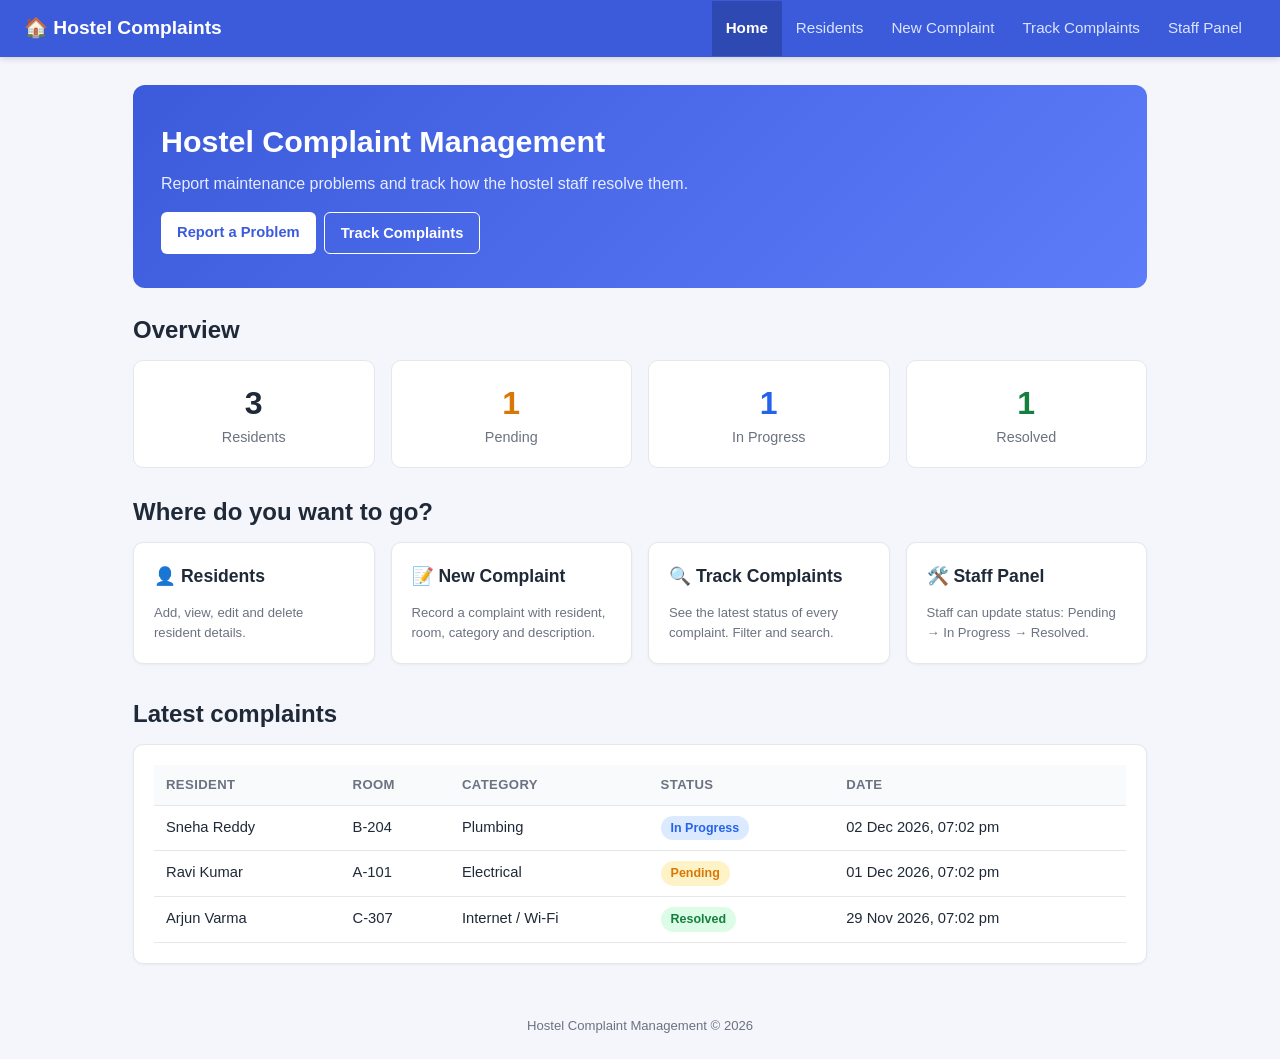
<file: index.html>
<!DOCTYPE html>
<html lang="en">
<head>
  <meta charset="UTF-8">
  <meta name="viewport" content="width=device-width, initial-scale=1.0">
  <title>Hostel Complaint Management</title>
  <link rel="stylesheet" href="css/style.css">
</head>
<body>
  <div class="container">

    <div class="hero">
      <h1>Hostel Complaint Management</h1>
      <p>Report maintenance problems and track how the hostel staff resolve them.</p>
      <div class="btn-row">
        <a href="new-complaint.html" class="btn">Report a Problem</a>
        <a href="track.html" class="btn btn-outline">Track Complaints</a>
      </div>
    </div>

    <h2 style="margin-bottom:12px;">Overview</h2>
    <div class="grid grid-4" style="margin-bottom:26px;">
      <div class="stat"><div class="num" id="statResidents">0</div><div class="label">Residents</div></div>
      <div class="stat pending"><div class="num" id="statPending">0</div><div class="label">Pending</div></div>
      <div class="stat progress"><div class="num" id="statProgress">0</div><div class="label">In Progress</div></div>
      <div class="stat resolved"><div class="num" id="statResolved">0</div><div class="label">Resolved</div></div>
    </div>

    <h2 style="margin-bottom:12px;">Where do you want to go?</h2>
    <div class="grid grid-2">
      <a class="card link-card" href="residents.html">
        <h2>👤 Residents</h2>
        <p class="small">Add, view, edit and delete resident details.</p>
      </a>
      <a class="card link-card" href="new-complaint.html">
        <h2>📝 New Complaint</h2>
        <p class="small">Record a complaint with resident, room, category and description.</p>
      </a>
      <a class="card link-card" href="track.html">
        <h2>🔍 Track Complaints</h2>
        <p class="small">See the latest status of every complaint. Filter and search.</p>
      </a>
      <a class="card link-card" href="staff.html">
        <h2>🛠️ Staff Panel</h2>
        <p class="small">Staff can update status: Pending → In Progress → Resolved.</p>
      </a>
    </div>

    <h2 style="margin:10px 0 12px;">Latest complaints</h2>
    <div class="card">
      <div class="table-wrap">
        <table>
          <thead><tr><th>Resident</th><th>Room</th><th>Category</th><th>Status</th><th>Date</th></tr></thead>
          <tbody id="latestBody"></tbody>
        </table>
      </div>
    </div>
  </div>

  <footer>Hostel Complaint Management &copy; 2026</footer>

  <script src="js/app.js"></script>
  <script>
    renderNav("index.html");

    var residents = getResidents();
    var complaints = getComplaints();

    function count(status) {
      return complaints.filter(function (c) { return c.status === status; }).length;
    }
    document.getElementById("statResidents").textContent = residents.length;
    document.getElementById("statPending").textContent = count("Pending");
    document.getElementById("statProgress").textContent = count("In Progress");
    document.getElementById("statResolved").textContent = count("Resolved");

    var latest = complaints.slice().sort(function (a, b) {
      return new Date(b.createdAt) - new Date(a.createdAt);
    }).slice(0, 5);

    var body = document.getElementById("latestBody");
    if (latest.length === 0) {
      body.innerHTML = '<tr><td colspan="5" class="empty">No complaints yet.</td></tr>';
    } else {
      body.innerHTML = latest.map(function (c) {
        return "<tr><td>" + esc(c.residentName) + "</td><td>" + esc(c.room) + "</td><td>" +
               esc(c.category) + "</td><td>" + badge(c.status) + "</td><td>" + formatDate(c.createdAt) + "</td></tr>";
      }).join("");
    }
  </script>
</body>
</html>
</file>
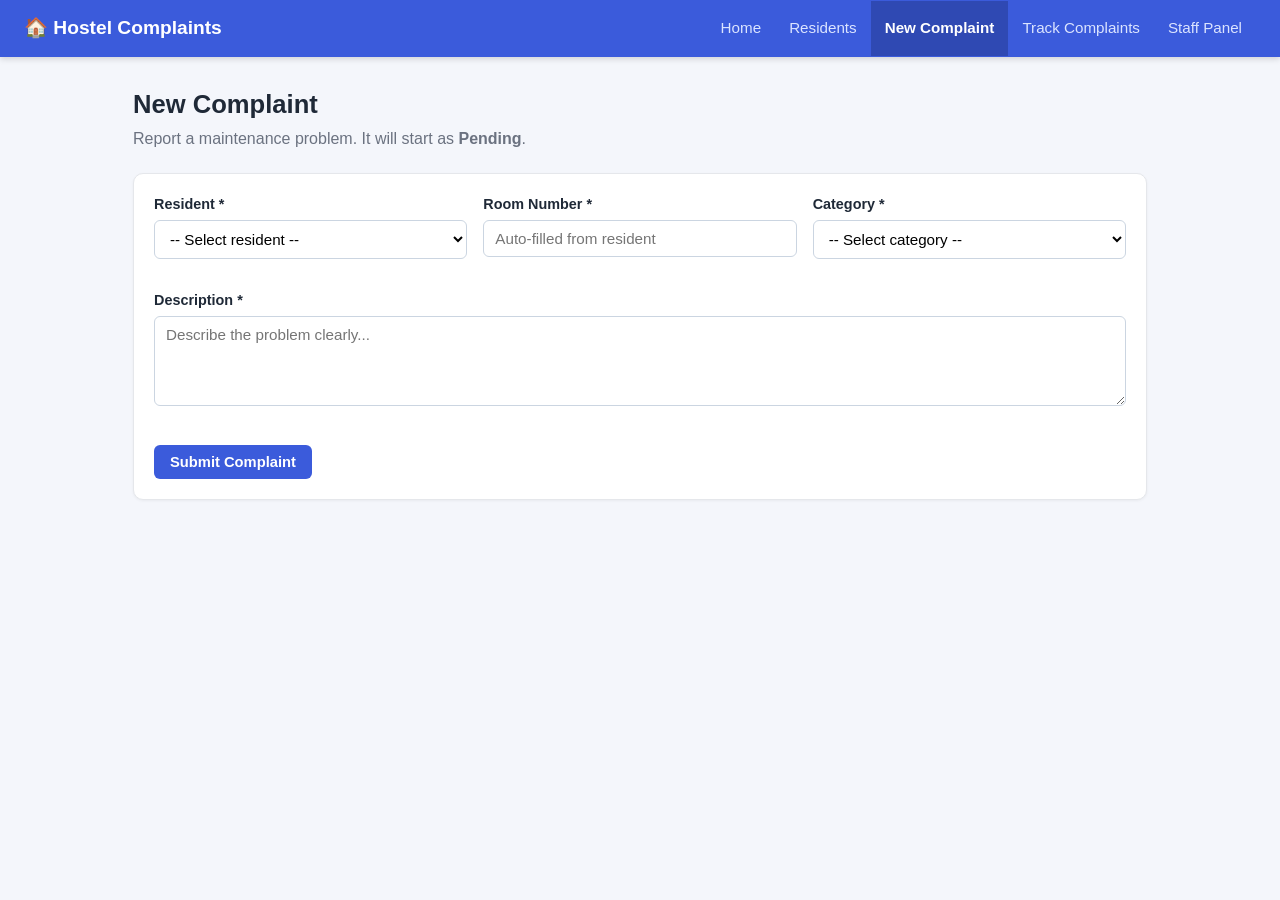
<file: new-complaint.html>
<!DOCTYPE html>
<html lang="en">
<head>
  <meta charset="UTF-8">
  <meta name="viewport" content="width=device-width, initial-scale=1.0">
  <title>New Complaint - Hostel Complaint Management</title>
  <link rel="stylesheet" href="css/style.css">
</head>
<body>
  <div class="container">
    <h1>New Complaint</h1>
    <p class="subtitle">Report a maintenance problem. It will start as <strong>Pending</strong>.</p>

    <div class="note" id="noResidents" style="display:none;">
      No residents found. Please <a href="residents.html">add a resident</a> first.
    </div>

    <div class="card">
      <form id="complaintForm" novalidate>
        <div class="grid grid-2">
          <div class="form-group">
            <label for="resident">Resident *</label>
            <select id="resident"></select>
            <div class="error" id="residentErr"></div>
          </div>
          <div class="form-group">
            <label for="room">Room Number *</label>
            <input type="text" id="room" placeholder="Auto-filled from resident">
            <div class="error" id="roomErr"></div>
          </div>
          <div class="form-group">
            <label for="category">Category *</label>
            <select id="category"></select>
            <div class="error" id="categoryErr"></div>
          </div>
        </div>
        <div class="form-group">
          <label for="description">Description *</label>
          <textarea id="description" placeholder="Describe the problem clearly..."></textarea>
          <div class="error" id="descErr"></div>
        </div>
        <button type="submit" class="btn">Submit Complaint</button>
      </form>
    </div>

    <div class="card" id="successBox" style="display:none;">
      <h2>✅ Complaint submitted</h2>
      <p class="small" style="margin-bottom:12px;">Status: <span id="successStatus"></span>. You can follow it on the tracking page.</p>
      <a href="track.html" class="btn">Go to Track Complaints</a>
    </div>
  </div>

  <script src="js/app.js"></script>
  <script>
    renderNav("new-complaint.html");

    var residents = getResidents();
    var residentSel = document.getElementById("resident");
    var roomInput = document.getElementById("room");
    var categorySel = document.getElementById("category");

    // fill dropdowns
    residentSel.innerHTML = '<option value="">-- Select resident --</option>' +
      residents.map(function (r) {
        return '<option value="' + r.id + '">' + esc(r.name) + " (" + esc(r.room) + ")</option>";
      }).join("");
    fillSelect(categorySel, CATEGORIES, "-- Select category --");

    if (residents.length === 0) document.getElementById("noResidents").style.display = "block";

    // auto-fill room when resident chosen
    residentSel.addEventListener("change", function () {
      var r = residents.find(function (x) { return x.id === residentSel.value; });
      roomInput.value = r ? r.room : "";
    });

    function setErr(id, msg) { document.getElementById(id).textContent = msg; }

    document.getElementById("complaintForm").addEventListener("submit", function (e) {
      e.preventDefault();
      var resident = residents.find(function (x) { return x.id === residentSel.value; });
      var room = roomInput.value.trim().toUpperCase();
      var category = categorySel.value;
      var description = document.getElementById("description").value.trim();

      var ok = true;
      setErr("residentErr", ""); setErr("roomErr", ""); setErr("categoryErr", ""); setErr("descErr", "");
      if (!resident) { setErr("residentErr", "Please select a resident."); ok = false; }
      if (!room) { setErr("roomErr", "Room number is required."); ok = false; }
      if (!category) { setErr("categoryErr", "Please select a category."); ok = false; }
      if (description.length < 10) { setErr("descErr", "Please describe the problem (at least 10 characters)."); ok = false; }
      if (!ok) return;

      var now = new Date().toISOString();
      var list = getComplaints();
      list.push({
        id: newId("c"),
        residentId: resident.id,
        residentName: resident.name,
        room: room,
        category: category,
        description: description,
        status: "Pending",              // every new complaint starts as Pending
        createdAt: now,
        updatedAt: now,
        history: [{ status: "Pending", at: now }]
      });
      saveComplaints(list);

      this.reset();
      document.getElementById("successStatus").innerHTML = badge("Pending");
      document.getElementById("successBox").style.display = "block";
      showToast("Complaint submitted");
    });
  </script>
</body>
</html>
</file>
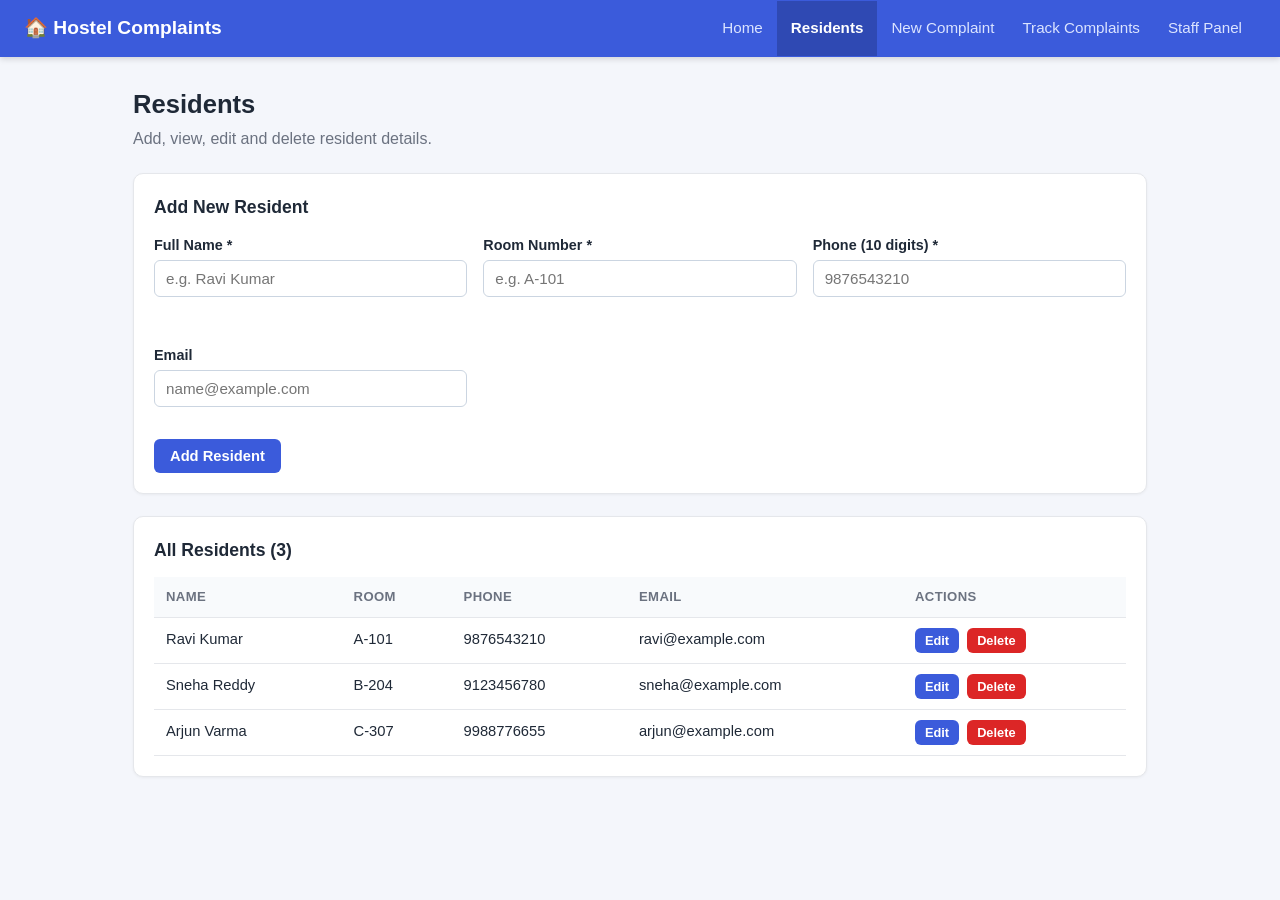
<file: residents.html>
<!DOCTYPE html>
<html lang="en">
<head>
  <meta charset="UTF-8">
  <meta name="viewport" content="width=device-width, initial-scale=1.0">
  <title>Residents - Hostel Complaint Management</title>
  <link rel="stylesheet" href="css/style.css">
</head>
<body>
  <div class="container">
    <h1>Residents</h1>
    <p class="subtitle">Add, view, edit and delete resident details.</p>

    <!-- Add / Edit form -->
    <div class="card">
      <h2 id="formTitle">Add New Resident</h2>
      <form id="residentForm" novalidate>
        <input type="hidden" id="residentId">
        <div class="grid grid-2">
          <div class="form-group">
            <label for="name">Full Name *</label>
            <input type="text" id="name" placeholder="e.g. Ravi Kumar">
            <div class="error" id="nameErr"></div>
          </div>
          <div class="form-group">
            <label for="room">Room Number *</label>
            <input type="text" id="room" placeholder="e.g. A-101">
            <div class="error" id="roomErr"></div>
          </div>
          <div class="form-group">
            <label for="phone">Phone (10 digits) *</label>
            <input type="text" id="phone" maxlength="10" placeholder="9876543210">
            <div class="error" id="phoneErr"></div>
          </div>
          <div class="form-group">
            <label for="email">Email</label>
            <input type="email" id="email" placeholder="name@example.com">
            <div class="error" id="emailErr"></div>
          </div>
        </div>
        <div class="btn-row">
          <button type="submit" class="btn" id="saveBtn">Add Resident</button>
          <button type="button" class="btn btn-secondary" id="cancelBtn" style="display:none;">Cancel Edit</button>
        </div>
      </form>
    </div>

    <!-- Residents list -->
    <div class="card">
      <h2>All Residents (<span id="totalCount">0</span>)</h2>
      <div class="table-wrap">
        <table>
          <thead>
            <tr><th>Name</th><th>Room</th><th>Phone</th><th>Email</th><th>Actions</th></tr>
          </thead>
          <tbody id="residentBody"></tbody>
        </table>
      </div>
    </div>
  </div>

  <script src="js/app.js"></script>
  <script>
    renderNav("residents.html");

    var form = document.getElementById("residentForm");
    var body = document.getElementById("residentBody");

    function render() {
      var list = getResidents();
      document.getElementById("totalCount").textContent = list.length;
      if (list.length === 0) {
        body.innerHTML = '<tr><td colspan="5" class="empty">No residents yet. Add one above.</td></tr>';
        return;
      }
      body.innerHTML = list.map(function (r) {
        return "<tr>" +
          "<td>" + esc(r.name) + "</td>" +
          "<td>" + esc(r.room) + "</td>" +
          "<td>" + esc(r.phone) + "</td>" +
          "<td>" + esc(r.email || "-") + "</td>" +
          '<td><div class="btn-row">' +
            '<button class="btn btn-small" onclick="editResident(\'' + r.id + '\')">Edit</button>' +
            '<button class="btn btn-small btn-danger" onclick="deleteResident(\'' + r.id + '\')">Delete</button>' +
          "</div></td></tr>";
      }).join("");
    }

    function clearErrors() {
      ["nameErr", "roomErr", "phoneErr", "emailErr"].forEach(function (id) {
        document.getElementById(id).textContent = "";
      });
    }

    function validate(data) {
      var ok = true;
      clearErrors();
      if (data.name.length < 2) { document.getElementById("nameErr").textContent = "Enter the resident's name."; ok = false; }
      if (!data.room) { document.getElementById("roomErr").textContent = "Enter the room number."; ok = false; }
      if (!/^\d{10}$/.test(data.phone)) { document.getElementById("phoneErr").textContent = "Phone must be exactly 10 digits."; ok = false; }
      if (data.email && !/^\S+@\S+\.\S+$/.test(data.email)) { document.getElementById("emailErr").textContent = "Enter a valid email."; ok = false; }
      return ok;
    }

    form.addEventListener("submit", function (e) {
      e.preventDefault();
      var data = {
        name: document.getElementById("name").value.trim(),
        room: document.getElementById("room").value.trim().toUpperCase(),
        phone: document.getElementById("phone").value.trim(),
        email: document.getElementById("email").value.trim()
      };
      if (!validate(data)) return;

      var list = getResidents();
      var id = document.getElementById("residentId").value;

      if (id) {
        // EDIT existing resident
        var r = list.find(function (x) { return x.id === id; });
        r.name = data.name; r.room = data.room; r.phone = data.phone; r.email = data.email;
        saveResidents(list);

        // keep old complaints showing the updated name and room
        var complaints = getComplaints();
        complaints.forEach(function (c) {
          if (c.residentId === id) { c.residentName = data.name; c.room = data.room; }
        });
        saveComplaints(complaints);
        showToast("Resident updated");
      } else {
        // ADD new resident
        data.id = newId("r");
        list.push(data);
        saveResidents(list);
        showToast("Resident added");
      }
      resetForm();
      render();
    });

    function editResident(id) {
      var r = getResidents().find(function (x) { return x.id === id; });
      document.getElementById("residentId").value = r.id;
      document.getElementById("name").value = r.name;
      document.getElementById("room").value = r.room;
      document.getElementById("phone").value = r.phone;
      document.getElementById("email").value = r.email || "";
      document.getElementById("formTitle").textContent = "Edit Resident";
      document.getElementById("saveBtn").textContent = "Save Changes";
      document.getElementById("cancelBtn").style.display = "inline-block";
      window.scrollTo({ top: 0, behavior: "smooth" });
    }

    function deleteResident(id) {
      var r = getResidents().find(function (x) { return x.id === id; });
      var linked = getComplaints().filter(function (c) { return c.residentId === id; }).length;
      var msg = 'Delete "' + r.name + '"?';
      if (linked > 0) msg += "\n\nThey have " + linked + " complaint(s). Those complaints will stay in the records.";
      if (!confirm(msg)) return;
      saveResidents(getResidents().filter(function (x) { return x.id !== id; }));
      showToast("Resident deleted");
      render();
    }

    function resetForm() {
      form.reset();
      document.getElementById("residentId").value = "";
      document.getElementById("formTitle").textContent = "Add New Resident";
      document.getElementById("saveBtn").textContent = "Add Resident";
      document.getElementById("cancelBtn").style.display = "none";
      clearErrors();
    }
    document.getElementById("cancelBtn").addEventListener("click", resetForm);

    render();
  </script>
</body>
</html>
</file>
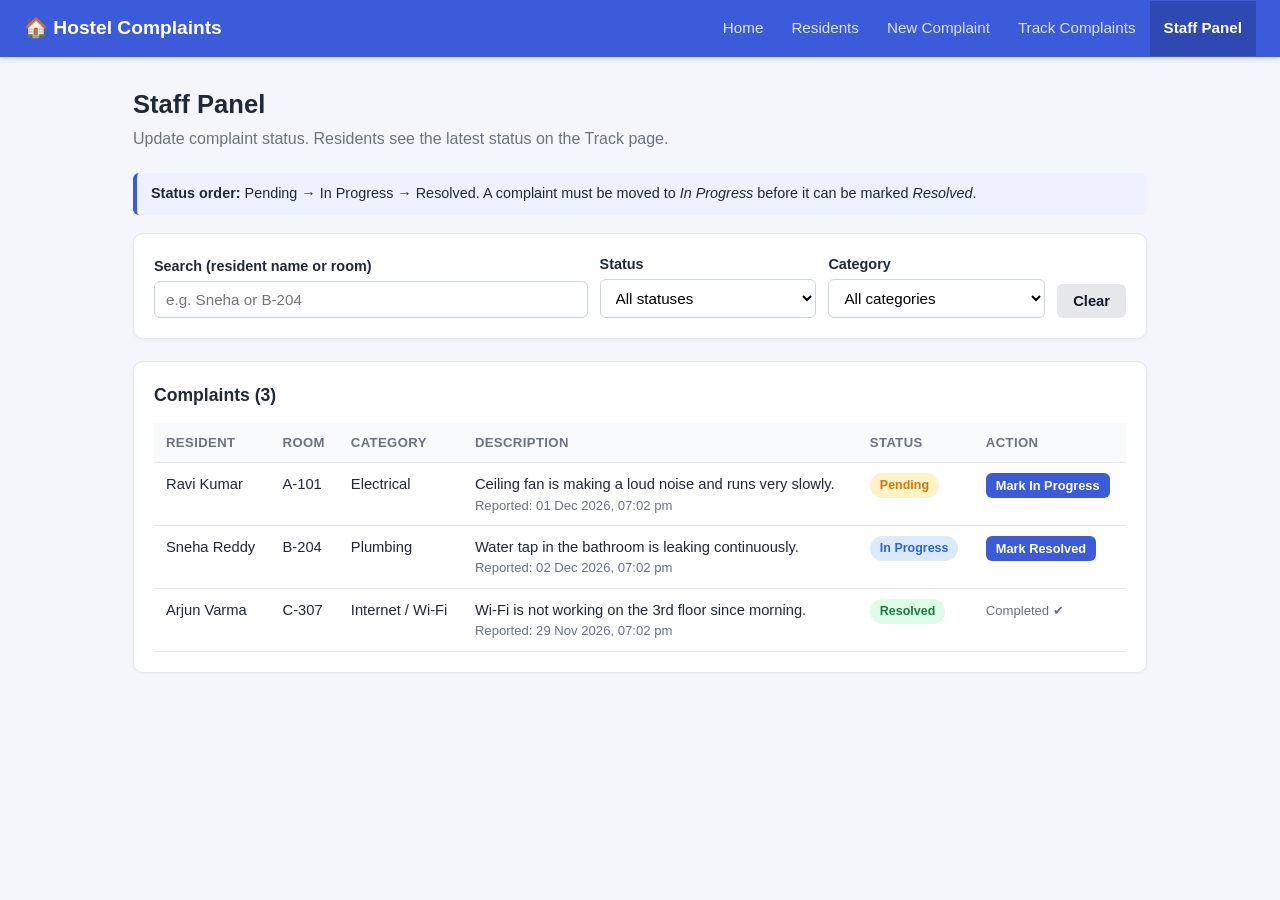
<file: staff.html>
<!DOCTYPE html>
<html lang="en">
<head>
  <meta charset="UTF-8">
  <meta name="viewport" content="width=device-width, initial-scale=1.0">
  <title>Staff Panel - Hostel Complaint Management</title>
  <link rel="stylesheet" href="css/style.css">
</head>
<body>
  <div class="container">
    <h1>Staff Panel</h1>
    <p class="subtitle">Update complaint status. Residents see the latest status on the Track page.</p>

    <div class="note">
      <strong>Status order:</strong> Pending → In Progress → Resolved.
      A complaint must be moved to <em>In Progress</em> before it can be marked <em>Resolved</em>.
    </div>

    <div class="card">
      <div class="filters">
        <div>
          <label for="search">Search (resident name or room)</label>
          <input type="text" id="search" placeholder="e.g. Sneha or B-204">
        </div>
        <div>
          <label for="statusFilter">Status</label>
          <select id="statusFilter"></select>
        </div>
        <div>
          <label for="categoryFilter">Category</label>
          <select id="categoryFilter"></select>
        </div>
        <button class="btn btn-secondary" id="clearBtn">Clear</button>
      </div>
    </div>

    <div class="card">
      <h2>Complaints (<span id="shownCount">0</span>)</h2>
      <div class="table-wrap">
        <table>
          <thead>
            <tr><th>Resident</th><th>Room</th><th>Category</th><th>Description</th><th>Status</th><th>Action</th></tr>
          </thead>
          <tbody id="complaintBody"></tbody>
        </table>
      </div>
    </div>
  </div>

  <script src="js/app.js"></script>
  <script>
    renderNav("staff.html");

    var searchEl = document.getElementById("search");
    var statusEl = document.getElementById("statusFilter");
    var categoryEl = document.getElementById("categoryFilter");
    var body = document.getElementById("complaintBody");

    fillSelect(statusEl, STATUSES, "All statuses");
    fillSelect(categoryEl, CATEGORIES, "All categories");

    function render() {
      var q = searchEl.value.trim().toLowerCase();
      var list = getComplaints().filter(function (c) {
        var matchSearch = !q || c.residentName.toLowerCase().includes(q) || c.room.toLowerCase().includes(q);
        var matchStatus = !statusEl.value || c.status === statusEl.value;
        var matchCategory = !categoryEl.value || c.category === categoryEl.value;
        return matchSearch && matchStatus && matchCategory;
      }).sort(function (a, b) {
        // unresolved first, then oldest first
        var ra = a.status === "Resolved" ? 1 : 0, rb = b.status === "Resolved" ? 1 : 0;
        return ra - rb || new Date(a.createdAt) - new Date(b.createdAt);
      });

      document.getElementById("shownCount").textContent = list.length;

      if (list.length === 0) {
        body.innerHTML = '<tr><td colspan="6" class="empty">No complaints found.</td></tr>';
        return;
      }
      body.innerHTML = list.map(function (c) {
        var next = nextStatus(c.status);
        var action = next
          ? '<button class="btn btn-small" onclick="updateStatus(\'' + c.id + '\', \'' + next + '\')">Mark ' + next + "</button>"
          : '<span class="small">Completed ✔</span>';
        return "<tr>" +
          "<td>" + esc(c.residentName) + "</td>" +
          "<td>" + esc(c.room) + "</td>" +
          "<td>" + esc(c.category) + "</td>" +
          "<td>" + esc(c.description) + '<div class="small">Reported: ' + formatDate(c.createdAt) + "</div></td>" +
          "<td>" + badge(c.status) + "</td>" +
          "<td>" + action + "</td></tr>";
      }).join("");
    }

    function updateStatus(id, newStatus) {
      var result = changeStatus(id, newStatus);
      if (result.ok) {
        showToast("Status changed to " + newStatus);
      } else {
        alert(result.message);
      }
      render();
    }

    searchEl.addEventListener("input", render);
    statusEl.addEventListener("change", render);
    categoryEl.addEventListener("change", render);
    document.getElementById("clearBtn").addEventListener("click", function () {
      searchEl.value = ""; statusEl.value = ""; categoryEl.value = "";
      render();
    });

    render();
  </script>
</body>
</html>
</file>
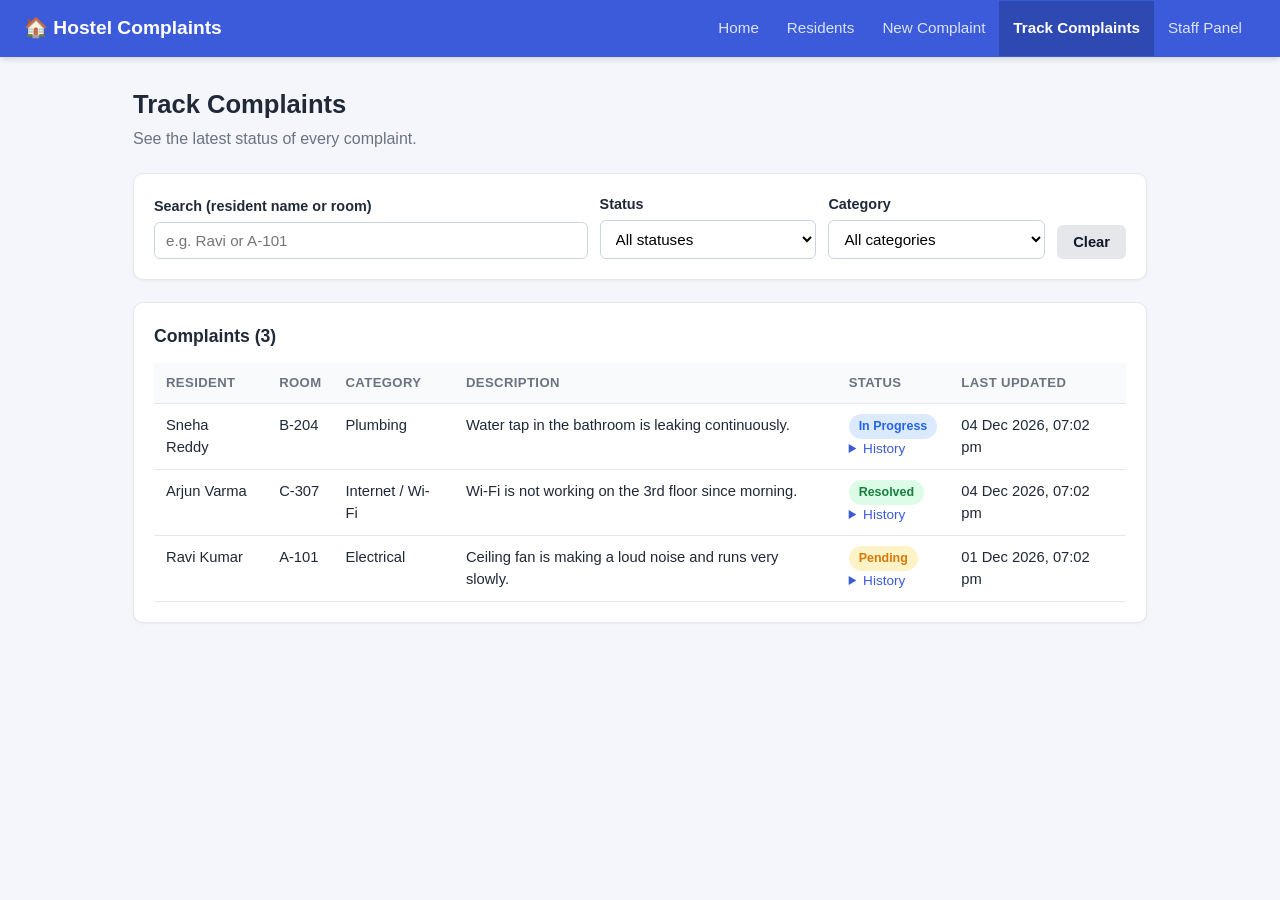
<file: track.html>
<!DOCTYPE html>
<html lang="en">
<head>
  <meta charset="UTF-8">
  <meta name="viewport" content="width=device-width, initial-scale=1.0">
  <title>Track Complaints - Hostel Complaint Management</title>
  <link rel="stylesheet" href="css/style.css">
  <style>
    details summary { cursor: pointer; color: var(--primary); font-size: .85rem; }
    .timeline { list-style: none; margin-top: 6px; font-size: .82rem; color: var(--muted); }
    .timeline li { margin-bottom: 3px; }
  </style>
</head>
<body>
  <div class="container">
    <h1>Track Complaints</h1>
    <p class="subtitle">See the latest status of every complaint.</p>

    <div class="card">
      <div class="filters">
        <div>
          <label for="search">Search (resident name or room)</label>
          <input type="text" id="search" placeholder="e.g. Ravi or A-101">
        </div>
        <div>
          <label for="statusFilter">Status</label>
          <select id="statusFilter"></select>
        </div>
        <div>
          <label for="categoryFilter">Category</label>
          <select id="categoryFilter"></select>
        </div>
        <button class="btn btn-secondary" id="clearBtn">Clear</button>
      </div>
    </div>

    <div class="card">
      <h2>Complaints (<span id="shownCount">0</span>)</h2>
      <div class="table-wrap">
        <table>
          <thead>
            <tr><th>Resident</th><th>Room</th><th>Category</th><th>Description</th><th>Status</th><th>Last Updated</th></tr>
          </thead>
          <tbody id="complaintBody"></tbody>
        </table>
      </div>
    </div>
  </div>

  <script src="js/app.js"></script>
  <script>
    renderNav("track.html");

    var searchEl = document.getElementById("search");
    var statusEl = document.getElementById("statusFilter");
    var categoryEl = document.getElementById("categoryFilter");
    var body = document.getElementById("complaintBody");

    fillSelect(statusEl, STATUSES, "All statuses");
    fillSelect(categoryEl, CATEGORIES, "All categories");

    function render() {
      var q = searchEl.value.trim().toLowerCase();
      var list = getComplaints().filter(function (c) {
        var matchSearch = !q || c.residentName.toLowerCase().includes(q) || c.room.toLowerCase().includes(q);
        var matchStatus = !statusEl.value || c.status === statusEl.value;
        var matchCategory = !categoryEl.value || c.category === categoryEl.value;
        return matchSearch && matchStatus && matchCategory;
      }).sort(function (a, b) { return new Date(b.updatedAt) - new Date(a.updatedAt); });

      document.getElementById("shownCount").textContent = list.length;

      if (list.length === 0) {
        body.innerHTML = '<tr><td colspan="6" class="empty">No complaints found.</td></tr>';
        return;
      }
      body.innerHTML = list.map(function (c) {
        var steps = c.history.map(function (h) {
          return "<li>" + esc(h.status) + " &ndash; " + formatDate(h.at) + "</li>";
        }).join("");
        return "<tr>" +
          "<td>" + esc(c.residentName) + "</td>" +
          "<td>" + esc(c.room) + "</td>" +
          "<td>" + esc(c.category) + "</td>" +
          "<td>" + esc(c.description) + "</td>" +
          "<td>" + badge(c.status) +
            '<details><summary>History</summary><ul class="timeline">' + steps + "</ul></details></td>" +
          "<td>" + formatDate(c.updatedAt) + "</td></tr>";
      }).join("");
    }

    searchEl.addEventListener("input", render);
    statusEl.addEventListener("change", render);
    categoryEl.addEventListener("change", render);
    document.getElementById("clearBtn").addEventListener("click", function () {
      searchEl.value = ""; statusEl.value = ""; categoryEl.value = "";
      render();
    });

    // show latest status if staff updates it in another tab
    window.addEventListener("storage", render);

    render();
  </script>
</body>
</html>
</file>
<file: css/style.css>
/* ===== Hostel Complaint Management - common styles ===== */
:root {
  --primary: #3b5bdb;
  --primary-dark: #2f49b3;
  --bg: #f4f6fb;
  --card: #ffffff;
  --text: #1f2937;
  --muted: #6b7280;
  --border: #e5e7eb;
  --pending: #d97706;
  --pending-bg: #fef3c7;
  --progress: #2563eb;
  --progress-bg: #dbeafe;
  --resolved: #15803d;
  --resolved-bg: #dcfce7;
  --danger: #dc2626;
}

* { box-sizing: border-box; margin: 0; padding: 0; }

body {
  font-family: "Segoe UI", Roboto, Arial, sans-serif;
  background: var(--bg);
  color: var(--text);
  line-height: 1.5;
}

/* ---------- Navbar ---------- */
.navbar {
  background: var(--primary);
  color: #fff;
  display: flex;
  flex-wrap: wrap;
  align-items: center;
  justify-content: space-between;
  padding: 0 24px;
  position: sticky;
  top: 0;
  z-index: 10;
  box-shadow: 0 2px 6px rgba(0,0,0,.15);
}
.navbar .brand { font-size: 1.2rem; font-weight: 700; padding: 14px 0; }
.navbar ul { list-style: none; display: flex; flex-wrap: wrap; }
.navbar a {
  color: #dbe4ff;
  text-decoration: none;
  padding: 16px 14px;
  display: block;
  font-size: .95rem;
}
.navbar a:hover { background: var(--primary-dark); color: #fff; }
.navbar a.active { background: var(--primary-dark); color: #fff; font-weight: 600; }

/* ---------- Layout ---------- */
.container { max-width: 1050px; margin: 28px auto; padding: 0 18px; }
h1 { font-size: 1.6rem; margin-bottom: 4px; }
.subtitle { color: var(--muted); margin-bottom: 22px; }

.card {
  background: var(--card);
  border: 1px solid var(--border);
  border-radius: 10px;
  padding: 20px;
  margin-bottom: 22px;
  box-shadow: 0 1px 3px rgba(0,0,0,.05);
}
.card h2 { font-size: 1.1rem; margin-bottom: 14px; }

.grid { display: grid; gap: 16px; }
.grid-4 { grid-template-columns: repeat(auto-fit, minmax(190px, 1fr)); }
.grid-2 { grid-template-columns: repeat(auto-fit, minmax(240px, 1fr)); }

/* ---------- Stat boxes ---------- */
.stat { text-align: center; padding: 18px 10px; border-radius: 10px; background: var(--card); border: 1px solid var(--border); }
.stat .num { font-size: 2rem; font-weight: 700; }
.stat .label { color: var(--muted); font-size: .9rem; }
.stat.pending .num { color: var(--pending); }
.stat.progress .num { color: var(--progress); }
.stat.resolved .num { color: var(--resolved); }

/* ---------- Forms ---------- */
label { display: block; font-weight: 600; font-size: .9rem; margin-bottom: 4px; }
input, select, textarea {
  width: 100%;
  padding: 9px 11px;
  border: 1px solid #cbd5e1;
  border-radius: 6px;
  font-size: .95rem;
  font-family: inherit;
  background: #fff;
}
input:focus, select:focus, textarea:focus {
  outline: 2px solid #bac8ff;
  border-color: var(--primary);
}
textarea { resize: vertical; min-height: 90px; }
.form-group { margin-bottom: 14px; }
.error { color: var(--danger); font-size: .85rem; margin-top: 4px; min-height: 1em; }

/* ---------- Buttons ---------- */
.btn {
  display: inline-block;
  border: none;
  border-radius: 6px;
  padding: 9px 16px;
  font-size: .92rem;
  font-weight: 600;
  cursor: pointer;
  text-decoration: none;
  background: var(--primary);
  color: #fff;
}
.btn:hover { background: var(--primary-dark); }
.btn-secondary { background: #e5e7eb; color: #111827; }
.btn-secondary:hover { background: #d1d5db; }
.btn-danger { background: var(--danger); }
.btn-danger:hover { background: #b91c1c; }
.btn-small { padding: 5px 10px; font-size: .8rem; }
.btn-row { display: flex; gap: 8px; flex-wrap: wrap; }

/* ---------- Tables ---------- */
.table-wrap { overflow-x: auto; }
table { width: 100%; border-collapse: collapse; font-size: .92rem; }
th, td { text-align: left; padding: 10px 12px; border-bottom: 1px solid var(--border); vertical-align: top; }
th { background: #f8fafc; font-size: .82rem; text-transform: uppercase; letter-spacing: .03em; color: var(--muted); }
tr:hover td { background: #fafbff; }
.empty { text-align: center; color: var(--muted); padding: 26px; }

/* ---------- Status badges ---------- */
.badge { display: inline-block; padding: 3px 10px; border-radius: 999px; font-size: .78rem; font-weight: 700; white-space: nowrap; }
.badge.Pending { background: var(--pending-bg); color: var(--pending); }
.badge.In-Progress { background: var(--progress-bg); color: var(--progress); }
.badge.Resolved { background: var(--resolved-bg); color: var(--resolved); }

/* ---------- Filter bar ---------- */
.filters { display: grid; gap: 12px; grid-template-columns: 2fr 1fr 1fr auto; align-items: end; }
@media (max-width: 700px) { .filters { grid-template-columns: 1fr; } }

/* ---------- Alerts / toast ---------- */
.toast {
  position: fixed;
  bottom: 24px;
  right: 24px;
  background: #111827;
  color: #fff;
  padding: 12px 18px;
  border-radius: 8px;
  opacity: 0;
  transform: translateY(10px);
  transition: all .25s;
  pointer-events: none;
  z-index: 50;
}
.toast.show { opacity: 1; transform: translateY(0); }

.note { background: #eef2ff; border-left: 4px solid var(--primary); padding: 10px 14px; border-radius: 6px; font-size: .9rem; margin-bottom: 18px; }
.small { font-size: .82rem; color: var(--muted); }

/* ---------- Home page ---------- */
.hero { background: linear-gradient(135deg, #3b5bdb, #5c7cfa); color: #fff; border-radius: 12px; padding: 34px 28px; margin-bottom: 24px; }
.hero h1 { font-size: 1.9rem; }
.hero p { margin: 8px 0 16px; color: #e7ecff; }
.hero .btn { background: #fff; color: var(--primary); }
.hero .btn-outline { background: transparent; color: #fff; border: 1px solid #fff; }
.link-card { text-decoration: none; color: inherit; display: block; }
.link-card:hover { border-color: var(--primary); }

footer { text-align: center; color: var(--muted); font-size: .82rem; padding: 24px 0; }
</file>
